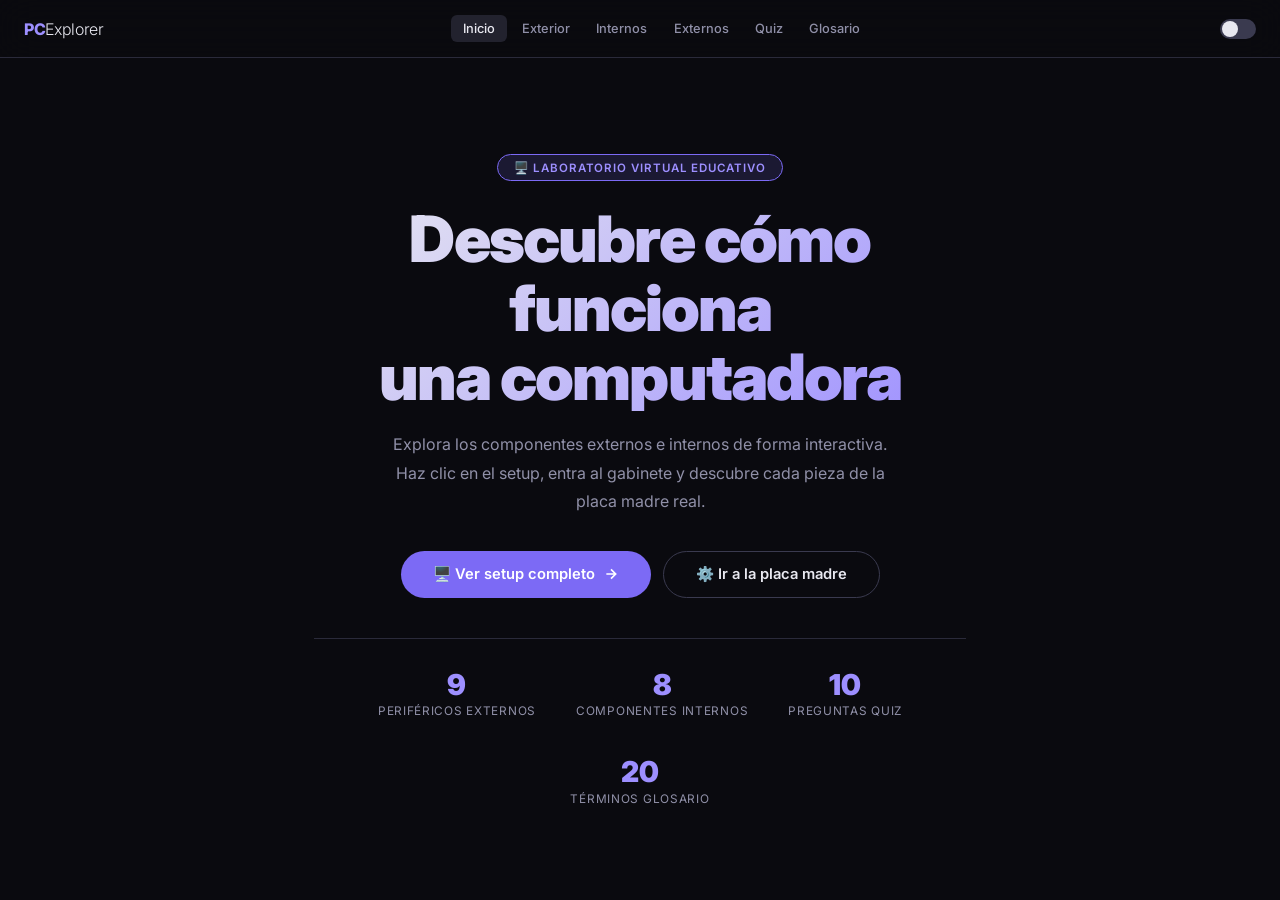
<file: index.html>
<!DOCTYPE html>
<html lang="es" data-theme="dark">
<head>
  <meta charset="UTF-8" />
  <meta name="viewport" content="width=device-width, initial-scale=1.0" />
  <title>PC Explorer — Laboratorio Virtual de Computación</title>
  <link rel="preconnect" href="https://fonts.googleapis.com" />
  <link href="https://fonts.googleapis.com/css2?family=Inter:wght@300;400;500;600;700;900&family=JetBrains+Mono:wght@400;600&display=swap" rel="stylesheet" />
  <link rel="stylesheet" href="css/estilos.css" />
</head>
<body>
<div id="pc-explorer">

  <!-- ══ NAVBAR ══════════════════════════════════ -->
  <nav class="pce-nav">
    <div class="pce-logo" onclick="pceGoTo('home')">PC<span>Explorer</span></div>

    <div class="pce-nav-links">
      <a id="pce-nav-home"     onclick="pceGoTo('home')"     class="active">Inicio</a>
      <a id="pce-nav-exterior" onclick="pceGoTo('exterior')">Exterior</a>
      <a id="pce-nav-internos" onclick="pceGoTo('internos')">Internos</a>
      <a id="pce-nav-externos" onclick="pceGoTo('externos')">Externos</a>
      <a id="pce-nav-quiz"     onclick="pceGoTo('quiz')">Quiz</a>
      <a id="pce-nav-glosario" onclick="pceGoTo('glosario')">Glosario</a>
    </div>

    <div class="pce-nav-right">
      <button class="pce-theme-btn" onclick="pceToggleTheme()" aria-label="Cambiar tema"></button>
    </div>
  </nav>

  <!-- ══ HOME ════════════════════════════════════ -->
  <section id="pce-home" class="pce-section active">
    <div class="pce-hero">
      <div class="pce-badge">🖥️ Laboratorio Virtual Educativo</div>
      <h1>Descubre cómo funciona<br/>una computadora</h1>
      <p>Explora los componentes externos e internos de forma interactiva. Haz clic en el setup, entra al gabinete y descubre cada pieza de la placa madre real.</p>

      <div class="pce-hero-btns">
        <button class="pce-cta" onclick="pceGoTo('exterior')">
          🖥️ Ver setup completo
          <svg viewBox="0 0 24 24" fill="none" stroke="currentColor" stroke-width="2.5"><path d="M5 12h14M12 5l7 7-7 7"/></svg>
        </button>
        <button class="pce-cta pce-cta-outline" onclick="pceGoTo('internos')">
          ⚙️ Ir a la placa madre
        </button>
      </div>

      <div class="pce-stats">
        <div class="pce-stat"><div class="pce-stat-num">9</div><div class="pce-stat-lbl">Periféricos externos</div></div>
        <div class="pce-stat"><div class="pce-stat-num">8</div><div class="pce-stat-lbl">Componentes internos</div></div>
        <div class="pce-stat"><div class="pce-stat-num">10</div><div class="pce-stat-lbl">Preguntas quiz</div></div>
        <div class="pce-stat"><div class="pce-stat-num">20</div><div class="pce-stat-lbl">Términos glosario</div></div>
      </div>
    </div>
  </section>

  <!-- ══ EXTERIOR — setup gaming con imagen real ══ -->
  <section id="pce-exterior" class="pce-section">
    <div class="pce-page-title">
      <h2>🖥️ Vista Exterior — Setup Completo</h2>
      <p>Haz clic sobre cada periférico para conocerlo · Haz clic en el Gabinete para ver los componentes internos</p>
    </div>
    <div class="pce-hint">
      <span class="pce-hint-dot"></span>
      Clic sobre los puntos pulsantes para explorar cada componente
    </div>

    <div class="pce-wrapper pce-wrapper--exterior">

      <!-- MAPA EXTERIOR -->
      <div class="pce-map-box pce-map-box--exterior">
        <div class="pce-board-wrap">
          <img
            src="imagenes/Ordenador.jpg"
            alt="Setup gaming completo con periféricos"
            class="pce-board-img"
          />

          <!-- AURICULARES — izq arriba -->
          <button class="pce-zone pce-zone--ext" id="pce-zone-ext-auriculares"
            style="left:10%; top:28%; width:8%; height:20%"
            onclick="pceShowExterno('auriculares')" aria-label="Auriculares">
            <span class="pce-zone-label">Auriculares</span>
            <span class="pce-zone-pulse"></span>
          </button>

          <!-- PARLANTE IZQ -->
          <button class="pce-zone pce-zone--ext" id="pce-zone-ext-parlante_izq"
            style="left:20%; top:50%; width:7%; height:18%"
            onclick="pceShowExterno('parlante')" aria-label="Parlante izquierdo">
            <span class="pce-zone-label">Parlante</span>
            <span class="pce-zone-pulse"></span>
          </button>

          <!-- IMPRESORA — izq abajo -->
          <button class="pce-zone pce-zone--ext" id="pce-zone-ext-impresora"
            style="left:8%; top:70%; width:10%; height:18%"
            onclick="pceShowExterno('impresora')" aria-label="Impresora">
            <span class="pce-zone-label">Impresora</span>
            <span class="pce-zone-pulse"></span>
          </button>

          <!-- WEBCAM — encima del monitor -->
          <button class="pce-zone pce-zone--ext" id="pce-zone-ext-webcam"
            style="left:44%; top:2%; width:8%; height:10%"
            onclick="pceShowExterno('webcam')" aria-label="Cámara Web">
            <span class="pce-zone-label">Webcam</span>
            <span class="pce-zone-pulse"></span>
          </button>

          <!-- MONITOR — centro -->
          <button class="pce-zone pce-zone--ext" id="pce-zone-ext-monitor"
            style="left:15%; top:8%; width:52%; height:22%"
            onclick="pceShowExterno('monitor')" aria-label="Monitor">
            <span class="pce-zone-label">Monitor</span>
            <span class="pce-zone-pulse"></span>
          </button>

          <!-- PARLANTE DER -->
          <button class="pce-zone pce-zone--ext" id="pce-zone-ext-parlante_der"
            style="left:62%; top:48%; width:7%; height:18%"
            onclick="pceShowExterno('parlante')" aria-label="Parlante derecho">
            <span class="pce-zone-label">Parlante</span>
            <span class="pce-zone-pulse"></span>
          </button>

          <!-- TECLADO -->
          <button class="pce-zone pce-zone--ext" id="pce-zone-ext-teclado"
            style="left:36%; top:72%; width:24%; height:14%"
            onclick="pceShowExterno('teclado')" aria-label="Teclado">
            <span class="pce-zone-label">Teclado</span>
            <span class="pce-zone-pulse"></span>
          </button>

          <!-- MOUSE -->
          <button class="pce-zone pce-zone--ext" id="pce-zone-ext-mouse"
            style="left:64%; top:68%; width:7%; height:14%"
            onclick="pceShowExterno('mouse')" aria-label="Mouse">
            <span class="pce-zone-label">Mouse</span>
            <span class="pce-zone-pulse"></span>
          </button>

          <!-- GABINETE — der, botón especial que va a internos -->
          <button class="pce-zone pce-zone--ext pce-zone--gabinete" id="pce-zone-ext-gabinete"
            style="left:72%; top:8%; width:26%; height:72%"
            onclick="pceEntrarGabinete()" aria-label="Gabinete PC Case">
            <span class="pce-zone-label">Gabinete<br/><small>🔍 Clic para abrir</small></span>
            <span class="pce-zone-pulse"></span>
          </button>

        </div>

        <!-- Leyenda exterior -->
        <div class="pce-legend">
          <button onclick="pceShowExterno('auriculares')"><span class="pce-ldot" style="background:#7c6af5"></span>Auriculares</button>
          <button onclick="pceShowExterno('parlante')">   <span class="pce-ldot" style="background:#06b6d4"></span>Parlantes</button>
          <button onclick="pceShowExterno('impresora')">  <span class="pce-ldot" style="background:#f59e0b"></span>Impresora</button>
          <button onclick="pceShowExterno('webcam')">     <span class="pce-ldot" style="background:#22c55e"></span>Webcam</button>
          <button onclick="pceShowExterno('monitor')">    <span class="pce-ldot" style="background:#06b6d4"></span>Monitor</button>
          <button onclick="pceShowExterno('teclado')">    <span class="pce-ldot" style="background:#ec4899"></span>Teclado</button>
          <button onclick="pceShowExterno('mouse')">      <span class="pce-ldot" style="background:#22c55e"></span>Mouse</button>
          <button onclick="pceEntrarGabinete()" class="pce-ldot-gabinete">
            <span class="pce-ldot" style="background:#f97316"></span>⚙️ Abrir Gabinete
          </button>
        </div>
      </div>

      <!-- PANEL INFO EXTERIOR -->
      <div class="pce-info-panel">
        <div id="pce-ext-info-empty" class="pce-info-empty">
          <div class="pce-info-empty-icon">
            <svg width="52" height="52" viewBox="0 0 24 24" fill="none" stroke="currentColor" stroke-width="1.2">
              <rect x="2" y="3" width="20" height="14" rx="2"/><path d="M8 21h8M12 17v4"/>
            </svg>
          </div>
          <p>Haz clic sobre<br/>un periférico</p>
          <small>o haz clic en el<br/><strong>Gabinete</strong> para ver<br/>los componentes internos</small>
        </div>
        <div id="pce-ext-info-body" class="pce-info-body"></div>
      </div>

    </div>
  </section>

  <!-- ══ INTERNOS — placa madre real ═════════════ -->
  <section id="pce-internos" class="pce-section">

    <div class="pce-page-title">
      <h2>⚙️ Componentes Internos</h2>
      <p>Haz clic sobre cualquier zona resaltada · MSI A68HM-E33 V2 con AMD A6-7400</p>
    </div>

    <!-- Botón volver al setup -->
    <button class="pce-btn-volver" onclick="pceGoTo('exterior')">
      ← Volver al setup exterior
    </button>

    <div class="pce-hint">
      <span class="pce-hint-dot"></span>
      Clic sobre las zonas iluminadas para conocer cada componente
    </div>

    <div class="pce-wrapper">

      <div class="pce-map-box">
        <div class="pce-board-wrap">
          <img
            src="imagenes/PLACA MADRE.png"
            alt="Placa madre MSI A68HM-E33 V2 con procesador AMD A6-7400"
            class="pce-board-img"
          />

          <!-- CPU -->
          <button class="pce-zone" id="pce-zone-cpu"
            style="left:28%; top:24%; width:20%; height:28%"
            onclick="pceShowInfo('cpu')" aria-label="Procesador CPU">
            <span class="pce-zone-label">CPU</span>
            <span class="pce-zone-pulse"></span>
          </button>

          <!-- RAM -->
          <button class="pce-zone" id="pce-zone-ram"
            style="left:10%; top:1%; width:56%; height:10%"
            onclick="pceShowInfo('ram')" aria-label="Memoria RAM DDR3">
            <span class="pce-zone-label">RAM DDR3</span>
            <span class="pce-zone-pulse"></span>
          </button>

          <!-- Chipset -->
          <button class="pce-zone" id="pce-zone-placa"
            style="left:44%; top:30%; width:20%; height:20%"
            onclick="pceShowInfo('placa')" aria-label="Chipset">
            <span class="pce-zone-label">Chipset</span>
            <span class="pce-zone-pulse"></span>
          </button>

          <!-- SATA -->
          <button class="pce-zone" id="pce-zone-sata"
            style="left:72%; top:2%; width:16%; height:32%"
            onclick="pceShowInfo('sata')" aria-label="Puertos SATA">
            <span class="pce-zone-label">SATA III</span>
            <span class="pce-zone-pulse"></span>
          </button>

          <!-- Batería CMOS -->
          <button class="pce-zone" id="pce-zone-bateria"
            style="left:68%; top:38%; width:12%; height:14%"
            onclick="pceShowInfo('bateria')" aria-label="Batería CMOS">
            <span class="pce-zone-label">CMOS</span>
            <span class="pce-zone-pulse"></span>
          </button>

          <!-- PCIe x16 -->
          <button class="pce-zone" id="pce-zone-pci"
            style="left:14%; top:62%; width:57%; height:10%"
            onclick="pceShowInfo('pci')" aria-label="Slot PCIe x16">
            <span class="pce-zone-label">PCIe x16 GPU</span>
            <span class="pce-zone-pulse"></span>
          </button>

          <!-- BIOS -->
          <button class="pce-zone" id="pce-zone-bios"
            style="left:40%; top:52%; width:12%; height:10%"
            onclick="pceShowInfo('bios')" aria-label="Chip BIOS">
            <span class="pce-zone-label">BIOS</span>
            <span class="pce-zone-pulse"></span>
          </button>

          <!-- Puertos I/O -->
          <button class="pce-zone" id="pce-zone-io"
            style="left:0%; top:72%; width:18%; height:28%"
            onclick="pceShowInfo('io')" aria-label="Panel I/O">
            <span class="pce-zone-label">Puertos I/O</span>
            <span class="pce-zone-pulse"></span>
          </button>

        </div>

        <!-- Leyenda internos -->
        <div class="pce-legend">
          <button onclick="pceShowInfo('cpu')">    <span class="pce-ldot" style="background:#7c6af5"></span>CPU</button>
          <button onclick="pceShowInfo('ram')">    <span class="pce-ldot" style="background:#06b6d4"></span>RAM</button>
          <button onclick="pceShowInfo('placa')">  <span class="pce-ldot" style="background:#22c55e"></span>Chipset</button>
          <button onclick="pceShowInfo('sata')">   <span class="pce-ldot" style="background:#06b6d4"></span>SATA</button>
          <button onclick="pceShowInfo('bateria')"><span class="pce-ldot" style="background:#f59e0b"></span>CMOS</button>
          <button onclick="pceShowInfo('pci')">    <span class="pce-ldot" style="background:#ec4899"></span>PCIe GPU</button>
          <button onclick="pceShowInfo('bios')">   <span class="pce-ldot" style="background:#7c6af5"></span>BIOS</button>
          <button onclick="pceShowInfo('io')">     <span class="pce-ldot" style="background:#f97316"></span>Puertos I/O</button>
        </div>
      </div>

      <!-- PANEL INFO INTERNOS -->
      <div class="pce-info-panel">
        <div id="pce-info-empty" class="pce-info-empty">
          <div class="pce-info-empty-icon">
            <svg width="52" height="52" viewBox="0 0 24 24" fill="none" stroke="currentColor" stroke-width="1.2">
              <path d="M9 3H5a2 2 0 0 0-2 2v4m6-6h10a2 2 0 0 1 2 2v4M9 3v18m0 0h10a2 2 0 0 0 2-2V9M9 21H5a2 2 0 0 1-2-2V9m0 0h18"/>
            </svg>
          </div>
          <p>Haz clic sobre<br/>un componente</p>
          <small>MSI A68HM-E33 V2<br/>AMD A6-7400 Series</small>
        </div>
        <div id="pce-info-body" class="pce-info-body"></div>
      </div>

    </div>
  </section>

  <!-- ══ EXTERNOS ═════════════════════════════════ -->
  <section id="pce-externos" class="pce-section">
    <div class="pce-sec-header">
      <h2>🖱️ Componentes Externos</h2>
      <p>Periféricos de entrada y salida que interactúan con la computadora</p>
    </div>
    <div class="pce-ext-grid" id="pce-externos-grid"></div>
  </section>

  <!-- ══ QUIZ ═════════════════════════════════════ -->
  <section id="pce-quiz" class="pce-section">
    <div class="pce-sec-header">
      <h2>🧠 Quiz Interactivo</h2>
      <p>10 preguntas aleatorias — pon a prueba tus conocimientos</p>
    </div>
    <div class="pce-quiz-wrap" id="pce-quiz-area"></div>
  </section>

  <!-- ══ GLOSARIO ══════════════════════════════════ -->
  <section id="pce-glosario" class="pce-section">
    <div class="pce-sec-header">
      <h2>📖 Glosario Interactivo</h2>
      <p>Busca cualquier término de informática</p>
    </div>
    <div class="pce-search-wrap">
      <svg width="18" height="18" viewBox="0 0 24 24" fill="none" stroke="currentColor" stroke-width="2">
        <circle cx="11" cy="11" r="8"/><path d="m21 21-4.35-4.35"/>
      </svg>
      <input class="pce-search" id="pce-glosario-input" type="text"
        placeholder="Escribe: CPU, RAM, SATA, BIOS..."
        autocomplete="off" oninput="pceFilterGlosario(this.value)" />
    </div>
    <div class="pce-glosario-grid" id="pce-glosario-grid"></div>
  </section>

  <!-- ══ MODAL CERTIFICADO ════════════════════════ -->
  <div class="pce-modal-overlay" id="pce-modal" onclick="pceCertOverlay(event)">
    <div class="pce-modal">
      <canvas id="pce-cert-canvas" width="580" height="360"></canvas>
      <div class="pce-modal-footer">
        <button class="pce-dl-btn"    onclick="pceDownloadCert()">⬇️ Descargar certificado</button>
        <button class="pce-close-btn" onclick="pceCloseCert()">Cerrar</button>
      </div>
    </div>
  </div>

  <!-- ══ TRANSICIÓN GABINETE ══════════════════════ -->
  <div id="pce-transition" class="pce-transition">
    <div class="pce-transition-content">
      <div class="pce-transition-icon">⚙️</div>
      <p>Abriendo gabinete...</p>
      <div class="pce-transition-bar"><div class="pce-transition-fill"></div></div>
    </div>
  </div>

</div><!-- /pc-explorer -->

<script src="js/explorer.js"></script>
</body>
</html>
</file>
<file: css/estilos.css>
/* ════════════════════════════════════════════════════
   PC EXPLORER — css/estilos.css  (v2)
   Laboratorio Virtual · MSI A68HM-E33 V2 + AMD A6-7400
════════════════════════════════════════════════════ */

@import url('https://fonts.googleapis.com/css2?family=Inter:wght@300;400;500;600;700;900&family=JetBrains+Mono:wght@400;600&display=swap');

/* ══ VARIABLES ═══════════════════════════════════ */
:root {
  --bg:          #0a0a0f;
  --bg2:         #111118;
  --bg3:         #1a1a24;
  --bg4:         #22222e;
  --border:      #2a2a3a;
  --border2:     #3a3a4f;
  --text:        #e8e8f0;
  --text2:       #9090a8;
  --accent:      #7c6af5;
  --accent2:     #9d8fff;
  --accent-glow: rgba(124,106,245,.15);
  --green:       #22c55e;
  --red:         #ef4444;
  --amber:       #f59e0b;
  --cyan:        #06b6d4;
  --pink:        #ec4899;
  --orange:      #f97316;
  --radius:      12px;
  --radius-sm:   8px;
  --trans:       0.2s ease;
  --shadow:      0 4px 24px rgba(0,0,0,.45);
}
[data-theme="light"] {
  --bg:          #f0f0f8;
  --bg2:         #ffffff;
  --bg3:         #f4f4fc;
  --bg4:         #e8e8f4;
  --border:      #d0d0e0;
  --border2:     #b0b0c8;
  --text:        #1a1a2e;
  --text2:       #4a4a6a;
  --accent:      #5b4de0;
  --accent2:     #7c6af5;
  --accent-glow: rgba(91,77,224,.1);
  --shadow:      0 4px 24px rgba(0,0,0,.1);
}

/* ══ RESET ═══════════════════════════════════════ */
*, *::before, *::after { box-sizing: border-box; margin: 0; padding: 0; }
html { scroll-behavior: smooth; }

#pc-explorer {
  font-family: 'Inter', sans-serif;
  background: var(--bg);
  color: var(--text);
  min-height: 100vh;
  overflow-x: hidden;
  transition: background var(--trans), color var(--trans);
}

/* ══ SECCIONES ═══════════════════════════════════ */
.pce-section { display: none; max-width: 1100px; margin: 0 auto; padding: 2rem 1.5rem; }
.pce-section.active { display: block; }
.pce-sec-header { margin-bottom: 1.8rem; }
.pce-sec-header h2 { font-size: 1.55rem; font-weight: 800; margin-bottom: 0.35rem; }
.pce-sec-header p  { color: var(--text2); font-size: 0.9rem; }
.pce-page-title { text-align: center; margin-bottom: 0.5rem; }
.pce-page-title h2 { font-size: 1.6rem; font-weight: 800; }
.pce-page-title p  { color: var(--text2); margin-top: 0.4rem; font-size: 0.9rem; }

/* ══ NAVBAR ══════════════════════════════════════ */
.pce-nav {
  position: sticky; top: 0; z-index: 200;
  height: 58px; padding: 0 1.5rem;
  display: flex; align-items: center; justify-content: space-between; gap: 1rem;
  background: rgba(10,10,15,.9);
  backdrop-filter: blur(18px); -webkit-backdrop-filter: blur(18px);
  border-bottom: 1px solid var(--border);
  transition: background var(--trans);
}
[data-theme="light"] .pce-nav { background: rgba(240,240,248,.9); }

.pce-logo {
  font-size: 1rem; font-weight: 800; color: var(--accent2);
  letter-spacing: -0.02em; cursor: pointer; white-space: nowrap;
  flex-shrink: 0; user-select: none;
}
.pce-logo span { color: var(--text); font-weight: 300; }

.pce-nav-links {
  display: flex; gap: 0.15rem; flex: 1;
  justify-content: center; overflow-x: auto; scrollbar-width: none;
}
.pce-nav-links::-webkit-scrollbar { display: none; }
.pce-nav-links a {
  padding: 0.38rem 0.75rem; border-radius: 6px;
  font-size: 0.8rem; font-weight: 500; color: var(--text2);
  cursor: pointer; white-space: nowrap; border: none;
  background: none; font-family: inherit;
  transition: background var(--trans), color var(--trans);
}
.pce-nav-links a:hover,
.pce-nav-links a.active { background: var(--bg4); color: var(--text); }

.pce-nav-right { display: flex; align-items: center; flex-shrink: 0; }
.pce-theme-btn {
  width: 36px; height: 20px; border-radius: 10px;
  background: var(--border2); border: none; cursor: pointer;
  position: relative; transition: background 0.3s;
}
.pce-theme-btn::after {
  content: ''; position: absolute; top: 2px; left: 2px;
  width: 16px; height: 16px; border-radius: 50%;
  background: var(--text); transition: transform 0.3s, background 0.3s;
}
[data-theme="light"] .pce-theme-btn { background: var(--accent); }
[data-theme="light"] .pce-theme-btn::after { transform: translateX(16px); background: white; }

/* ══ HERO ════════════════════════════════════════ */
.pce-hero {
  text-align: center; padding: 4rem 1.5rem 3.5rem;
  max-width: 700px; margin: 0 auto;
}
.pce-badge {
  display: inline-block; padding: 0.35rem 1rem;
  background: var(--accent-glow); border: 1px solid var(--accent);
  border-radius: 99px; font-size: 0.72rem; font-weight: 600;
  color: var(--accent2); letter-spacing: 0.08em;
  text-transform: uppercase; margin-bottom: 1.4rem;
}
.pce-hero h1 {
  font-size: clamp(2rem, 5vw, 4rem); font-weight: 900;
  line-height: 1.08; letter-spacing: -0.03em;
  background: linear-gradient(135deg, var(--text) 0%, var(--accent2) 100%);
  -webkit-background-clip: text; -webkit-text-fill-color: transparent;
  background-clip: text; margin-bottom: 1.2rem;
}
.pce-hero > p {
  font-size: 1rem; color: var(--text2);
  max-width: 520px; margin: 0 auto 2.2rem; line-height: 1.78;
}

/* Botones hero */
.pce-hero-btns { display: flex; gap: 0.75rem; justify-content: center; flex-wrap: wrap; }
.pce-cta {
  display: inline-flex; align-items: center; gap: 0.5rem;
  background: var(--accent); color: white;
  padding: 0.85rem 2rem; border-radius: 99px;
  font-weight: 600; font-size: 0.92rem; cursor: pointer;
  border: none; font-family: inherit;
  transition: background var(--trans), transform var(--trans);
}
.pce-cta:hover { background: var(--accent2); transform: translateY(-2px); }
.pce-cta svg  { width: 16px; height: 16px; }
.pce-cta-outline {
  background: transparent;
  border: 1.5px solid var(--border2);
  color: var(--text);
}
.pce-cta-outline:hover { background: var(--bg3); }

.pce-stats {
  display: flex; justify-content: center; gap: 2.5rem; flex-wrap: wrap;
  margin-top: 2.5rem; padding-top: 2rem; border-top: 1px solid var(--border);
}
.pce-stat       { text-align: center; }
.pce-stat-num   { font-size: 1.8rem; font-weight: 900; color: var(--accent2); line-height: 1; }
.pce-stat-lbl   { font-size: 0.74rem; color: var(--text2); text-transform: uppercase; letter-spacing: 0.06em; margin-top: 0.3rem; }

/* ══ HINT BAR ════════════════════════════════════ */
.pce-hint {
  display: flex; align-items: center; justify-content: center;
  gap: 0.55rem; font-size: 0.8rem; color: var(--accent2);
  margin: 0.75rem 0 1.4rem;
}
.pce-hint-dot {
  width: 6px; height: 6px; border-radius: 50%;
  background: var(--accent); flex-shrink: 0;
  animation: pce-pulse 2s infinite;
}
@keyframes pce-pulse {
  0%,100% { opacity: 1; transform: scale(1); }
  50%      { opacity: 0.4; transform: scale(1.4); }
}

/* ══ BOTÓN VOLVER ════════════════════════════════ */
.pce-btn-volver {
  display: inline-flex; align-items: center; gap: 0.4rem;
  background: var(--bg3); border: 1px solid var(--border2);
  color: var(--text2); padding: 0.45rem 1rem;
  border-radius: 99px; font-size: 0.8rem; font-weight: 600;
  cursor: pointer; font-family: inherit; margin-bottom: 1rem;
  transition: color var(--trans), border-color var(--trans);
}
.pce-btn-volver:hover { color: var(--text); border-color: var(--accent); }

/* ══ LAYOUT EXPLORADOR ═══════════════════════════ */
.pce-wrapper {
  display: grid;
  grid-template-columns: 1fr 355px;
  gap: 1.5rem;
  align-items: start;
}
.pce-wrapper--exterior { grid-template-columns: 1fr 340px; }

/* ── Caja imagen ── */
.pce-map-box {
  background: var(--bg2); border: 1px solid var(--border);
  border-radius: var(--radius); padding: 1.2rem; overflow: hidden;
}
.pce-map-box--exterior { padding: 0.8rem; }

.pce-board-wrap {
  position: relative; border-radius: var(--radius-sm);
  overflow: hidden; line-height: 0; background: #000;
}
.pce-board-img {
  width: 100%; height: auto; display: block;
  border-radius: var(--radius-sm); object-fit: cover;
  filter: brightness(0.88) contrast(1.06) saturate(0.9);
  transition: filter 0.3s;
}
[data-theme="light"] .pce-board-img { filter: brightness(0.95) contrast(1.02); }

/* Imagen exterior con más brillo para que se vean los hotspots */
.pce-map-box--exterior .pce-board-img {
  filter: brightness(0.82) contrast(1.08) saturate(0.88);
}

/* ── HOTSPOTS ── */
.pce-zone {
  position: absolute; background: transparent;
  border: 2px solid transparent; border-radius: var(--radius-sm);
  cursor: pointer;
  transition: background var(--trans), border-color var(--trans);
  display: flex; align-items: flex-start; justify-content: flex-start;
  padding: 5px 7px;
}
.pce-zone:hover,
.pce-zone.active {
  background: rgba(124,106,245,.2);
  border-color: var(--accent2);
  box-shadow: 0 0 0 3px rgba(124,106,245,.12);
}
.pce-zone-label {
  font-size: 0.58rem; font-weight: 800; color: #fff;
  background: rgba(124,106,245,.86);
  padding: 2px 7px; border-radius: 4px;
  letter-spacing: 0.05em; text-transform: uppercase;
  opacity: 0; transition: opacity 0.18s;
  pointer-events: none; white-space: nowrap;
  line-height: 1.6; position: relative; z-index: 2;
}
.pce-zone:hover .pce-zone-label,
.pce-zone.active .pce-zone-label { opacity: 1; }

.pce-zone-pulse {
  position: absolute; top: 50%; left: 50%;
  transform: translate(-50%,-50%);
  width: 11px; height: 11px; border-radius: 50%;
  background: var(--accent); pointer-events: none;
  animation: pce-zone-beat 2.6s infinite; z-index: 1;
}
@keyframes pce-zone-beat {
  0%   { box-shadow: 0 0 0 0   rgba(124,106,245,.75); opacity: 1; }
  65%  { box-shadow: 0 0 0 14px rgba(124,106,245,0);  opacity: 0.6; }
  100% { box-shadow: 0 0 0 0   rgba(124,106,245,0);   opacity: 0; }
}
.pce-zone:hover .pce-zone-pulse,
.pce-zone.active .pce-zone-pulse { animation: none; opacity: 0; }

/* Zona exterior */
.pce-zone--ext .pce-zone-label { background: rgba(6,182,212,.88); }
.pce-zone--ext:hover,
.pce-zone--ext.active {
  background: rgba(6,182,212,.18);
  border-color: var(--cyan);
  box-shadow: 0 0 0 3px rgba(6,182,212,.12);
}
.pce-zone--ext .pce-zone-pulse { background: var(--cyan); }
@keyframes pce-zone-beat-cyan {
  0%   { box-shadow: 0 0 0 0   rgba(6,182,212,.75); opacity: 1; }
  65%  { box-shadow: 0 0 0 14px rgba(6,182,212,0);  opacity: 0.6; }
  100% { box-shadow: 0 0 0 0   rgba(6,182,212,0);   opacity: 0; }
}
.pce-zone--ext .pce-zone-pulse { animation: pce-zone-beat-cyan 2.6s infinite; }

/* Zona gabinete — destacada en naranja */
.pce-zone--gabinete .pce-zone-label {
  background: rgba(249,115,22,.9);
  font-size: 0.65rem; padding: 4px 10px; line-height: 1.7;
}
.pce-zone--gabinete:hover,
.pce-zone--gabinete.active {
  background: rgba(249,115,22,.18);
  border-color: var(--orange);
  border-width: 2.5px;
  box-shadow: 0 0 0 4px rgba(249,115,22,.15);
}
.pce-zone--gabinete .pce-zone-pulse {
  background: var(--orange); width: 14px; height: 14px;
  animation: pce-zone-beat-orange 2s infinite;
}
@keyframes pce-zone-beat-orange {
  0%   { box-shadow: 0 0 0 0   rgba(249,115,22,.8); opacity: 1; }
  65%  { box-shadow: 0 0 0 18px rgba(249,115,22,0); opacity: 0.6; }
  100% { box-shadow: 0 0 0 0   rgba(249,115,22,0);  opacity: 0; }
}

/* ── Leyenda ── */
.pce-legend {
  display: flex; flex-wrap: wrap; gap: 0.4rem 0.85rem;
  margin-top: 1rem; padding-top: 0.85rem; border-top: 1px solid var(--border);
}
.pce-legend button {
  display: flex; align-items: center; gap: 0.4rem;
  font-size: 0.76rem; color: var(--text2);
  background: none; border: none; cursor: pointer;
  font-family: inherit; transition: color var(--trans); padding: 0;
}
.pce-legend button:hover { color: var(--text); }
.pce-ldot { width: 8px; height: 8px; border-radius: 50%; flex-shrink: 0; }
.pce-ldot-gabinete {
  background: rgba(249,115,22,.12) !important;
  border: 1px solid var(--orange) !important;
  padding: 3px 10px !important; border-radius: 99px !important;
  color: var(--orange) !important; font-weight: 700 !important;
}
.pce-ldot-gabinete:hover { background: rgba(249,115,22,.22) !important; }

/* ══ PANEL DE INFORMACIÓN ════════════════════════ */
.pce-info-panel {
  background: var(--bg2); border: 1px solid var(--border);
  border-radius: var(--radius); padding: 1.5rem;
  min-height: 440px; position: sticky; top: 75px;
}
.pce-info-empty {
  display: flex; flex-direction: column; align-items: center;
  justify-content: center; height: 390px; gap: 1rem;
  text-align: center; color: var(--text2);
}
.pce-info-empty-icon { opacity: 0.22; }
.pce-info-empty p    { font-size: 0.95rem; line-height: 1.65; }
.pce-info-empty small { font-size: 0.74rem; opacity: 0.65; line-height: 1.65; }

.pce-info-body         { display: none; }
.pce-info-body.visible { display: block; }

.pce-info-tag {
  display: inline-block; padding: 0.24rem 0.7rem;
  border-radius: 99px; font-size: 0.7rem; font-weight: 700;
  text-transform: uppercase; letter-spacing: 0.07em; margin-bottom: 0.75rem;
}
.pce-info-title { font-size: 1.3rem; font-weight: 800; margin-bottom: 0.55rem; line-height: 1.25; }
.pce-info-desc  { color: var(--text2); font-size: 0.87rem; line-height: 1.78; margin-bottom: 1.2rem; }

.pce-info-list { list-style: none; margin-bottom: 1.2rem; }
.pce-info-list li {
  display: flex; align-items: flex-start; gap: 0.6rem;
  font-size: 0.85rem; color: var(--text2);
  padding: 0.38rem 0; border-bottom: 1px solid var(--border); line-height: 1.55;
}
.pce-info-list li:last-child { border: none; }
.pce-info-list li::before { content: '✓'; color: var(--green); font-weight: 700; flex-shrink: 0; margin-top: 1px; }

.pce-info-fact {
  background: var(--bg3); border: 1px solid var(--border);
  border-radius: var(--radius-sm); padding: 0.85rem 1rem;
  font-size: 0.82rem; color: var(--text2); line-height: 1.65;
}
.pce-info-fact strong {
  display: block; color: var(--amber);
  font-size: 0.7rem; text-transform: uppercase;
  letter-spacing: 0.07em; margin-bottom: 0.35rem;
}

/* ══ COMPONENTES EXTERNOS (grilla) ══════════════ */
.pce-ext-grid {
  display: grid;
  grid-template-columns: repeat(auto-fill, minmax(240px, 1fr));
  gap: 1rem;
}
.pce-ext-card {
  background: var(--bg2); border: 1px solid var(--border);
  border-radius: var(--radius); padding: 1.2rem 1.4rem;
  transition: border-color var(--trans), transform var(--trans), box-shadow var(--trans);
}
.pce-ext-card:hover { border-color: var(--border2); transform: translateY(-3px); box-shadow: var(--shadow); }
.pce-ext-icon  { font-size: 2rem; margin-bottom: 0.7rem; }
.pce-ext-head  { display: flex; align-items: center; gap: 0.5rem; margin-bottom: 0.5rem; }
.pce-ext-head h3 { font-size: 0.95rem; font-weight: 700; }
.pce-ext-tipo { font-size: 0.67rem; padding: 0.18rem 0.5rem; border-radius: 99px; font-weight: 600; }
.pce-ext-card p { font-size: 0.83rem; color: var(--text2); line-height: 1.62; }

/* ══ QUIZ ════════════════════════════════════════ */
.pce-quiz-wrap { max-width: 680px; margin: 0 auto; }
.pce-progress-bg  { background: var(--bg3); border-radius: 99px; height: 5px; margin-bottom: 1.75rem; }
.pce-progress-bar { height: 5px; border-radius: 99px; background: var(--accent); transition: width 0.4s; }
.pce-quiz-num { font-size: 0.78rem; color: var(--text2); margin-bottom: 0.6rem; }
.pce-quiz-q   { font-size: 1.1rem; font-weight: 700; margin-bottom: 1.25rem; line-height: 1.48; }
.pce-quiz-opts { display: flex; flex-direction: column; gap: 0.65rem; margin-bottom: 1.2rem; }
.pce-opt {
  background: var(--bg2); border: 1.5px solid var(--border);
  border-radius: var(--radius-sm); padding: 0.85rem 1.1rem;
  cursor: pointer; font-size: 0.9rem;
  display: flex; align-items: center; gap: 0.7rem;
  transition: border-color var(--trans), background var(--trans);
  font-family: inherit; color: var(--text); text-align: left;
}
.pce-opt:hover    { border-color: var(--accent); background: var(--accent-glow); }
.pce-opt.correct  { border-color: var(--green); background: rgba(34,197,94,.1); color: var(--green); }
.pce-opt.wrong    { border-color: var(--red);   background: rgba(239,68,68,.1); color: var(--red); }
.pce-opt.disabled { pointer-events: none; }
.pce-opt-letter {
  width: 28px; height: 28px; border-radius: 6px; background: var(--bg4);
  display: flex; align-items: center; justify-content: center;
  font-size: 0.75rem; font-weight: 700; color: var(--text2); flex-shrink: 0;
}
.pce-feedback {
  padding: 0.8rem 1rem; border-radius: var(--radius-sm);
  font-size: 0.86rem; line-height: 1.55; margin-bottom: 1.1rem; display: none;
}
.pce-feedback.show { display: block; }
.pce-feedback.ok  { background: rgba(34,197,94,.1);  border: 1px solid var(--green); color: var(--green); }
.pce-feedback.err { background: rgba(239,68,68,.1);  border: 1px solid var(--red);   color: var(--red); }
.pce-next-btn {
  background: var(--accent); color: white;
  padding: 0.7rem 1.8rem; border: none; border-radius: 99px;
  font-weight: 600; cursor: pointer; font-family: inherit; font-size: 0.9rem;
  transition: background var(--trans); display: none;
}
.pce-next-btn:hover { background: var(--accent2); }
.pce-next-btn.show  { display: inline-block; }
.pce-result { text-align: center; padding: 3rem 1rem; }
.pce-score-ring {
  width: 130px; height: 130px; border-radius: 50%;
  border: 4px solid var(--accent);
  display: flex; flex-direction: column; align-items: center;
  justify-content: center; margin: 0 auto 1.5rem;
}
.pce-score-num   { font-size: 2.7rem; font-weight: 900; color: var(--accent2); line-height: 1; }
.pce-score-total { font-size: 0.84rem; color: var(--text2); }
.pce-result h2 { font-size: 1.5rem; font-weight: 800; margin-bottom: 0.5rem; }
.pce-result p  { color: var(--text2); margin-bottom: 1.8rem; font-size: 0.95rem; }
.pce-btn-cert {
  background: var(--accent); color: white;
  padding: 0.72rem 1.8rem; border: none; border-radius: 99px;
  font-weight: 600; cursor: pointer; font-size: 0.9rem;
  margin-right: 0.6rem; font-family: inherit;
  transition: background var(--trans);
}
.pce-btn-cert:hover { background: var(--accent2); }
.pce-btn-retry {
  background: var(--bg3); color: var(--text);
  padding: 0.72rem 1.8rem; border: 1px solid var(--border2);
  border-radius: 99px; font-weight: 600; cursor: pointer;
  font-size: 0.9rem; font-family: inherit;
  transition: background var(--trans);
}
.pce-btn-retry:hover { background: var(--bg4); }

/* ══ GLOSARIO ════════════════════════════════════ */
.pce-search-wrap { position: relative; margin-bottom: 1.75rem; }
.pce-search-wrap svg { position: absolute; left: 1rem; top: 50%; transform: translateY(-50%); color: var(--text2); pointer-events: none; }
.pce-search {
  width: 100%; padding: 0.9rem 1rem 0.9rem 3rem;
  background: var(--bg2); border: 1.5px solid var(--border);
  border-radius: var(--radius); color: var(--text);
  font-size: 0.95rem; font-family: 'Inter', sans-serif;
  outline: none; transition: border-color var(--trans);
}
.pce-search:focus { border-color: var(--accent); }
.pce-search::placeholder { color: var(--text2); }
.pce-glosario-grid { display: grid; grid-template-columns: repeat(auto-fill, minmax(255px, 1fr)); gap: 1rem; }
.pce-glosario-card {
  background: var(--bg2); border: 1px solid var(--border);
  border-radius: var(--radius); padding: 1.1rem 1.25rem;
  transition: border-color var(--trans), transform var(--trans);
}
.pce-glosario-card:hover { border-color: var(--accent); transform: translateY(-2px); }
.pce-glosario-card h3 { font-family: 'JetBrains Mono', monospace; font-size: 0.88rem; font-weight: 600; color: var(--accent2); margin-bottom: 0.45rem; }
.pce-glosario-card p  { font-size: 0.82rem; color: var(--text2); line-height: 1.65; }
.pce-no-results { text-align: center; padding: 3rem; color: var(--text2); }

/* ══ MODAL CERTIFICADO ═══════════════════════════ */
.pce-modal-overlay {
  position: fixed; inset: 0; background: rgba(0,0,0,.74);
  display: none; align-items: center; justify-content: center;
  z-index: 9999; backdrop-filter: blur(6px); padding: 1rem;
}
.pce-modal-overlay.show { display: flex; }
.pce-modal {
  background: var(--bg2); border: 1px solid var(--border);
  border-radius: 16px; overflow: hidden;
  max-width: 590px; width: 100%; box-shadow: var(--shadow);
}
#pce-cert-canvas { display: block; width: 100%; height: auto; }
.pce-modal-footer {
  padding: 0.9rem 1.25rem; display: flex; gap: 0.6rem;
  flex-wrap: wrap; border-top: 1px solid var(--border);
}
.pce-dl-btn {
  background: var(--accent); color: white;
  padding: 0.6rem 1.5rem; border: none; border-radius: 99px;
  font-weight: 600; cursor: pointer; font-size: 0.86rem;
  font-family: inherit; transition: background var(--trans);
}
.pce-dl-btn:hover { background: var(--accent2); }
.pce-close-btn {
  background: var(--bg3); color: var(--text);
  padding: 0.6rem 1.5rem; border: 1px solid var(--border2);
  border-radius: 99px; font-weight: 600; cursor: pointer;
  font-size: 0.86rem; font-family: inherit; transition: background var(--trans);
}
.pce-close-btn:hover { background: var(--bg4); }

/* ══ TRANSICIÓN GABINETE ═════════════════════════ */
.pce-transition {
  position: fixed; inset: 0;
  background: #000;
  display: none; align-items: center; justify-content: center;
  z-index: 88888; flex-direction: column;
}
.pce-transition.show { display: flex; }
.pce-transition-content { text-align: center; color: white; }
.pce-transition-icon { font-size: 4rem; animation: pce-spin 1s linear infinite; margin-bottom: 1.2rem; }
@keyframes pce-spin { to { transform: rotate(360deg); } }
.pce-transition-content p { font-size: 1rem; color: rgba(255,255,255,.7); margin-bottom: 1.5rem; }
.pce-transition-bar { width: 260px; height: 4px; background: rgba(255,255,255,.15); border-radius: 99px; overflow: hidden; }
.pce-transition-fill { height: 100%; background: var(--accent2); border-radius: 99px; animation: pce-load 1.2s ease forwards; }
@keyframes pce-load { from { width: 0; } to { width: 100%; } }

/* ══ RESPONSIVE ══════════════════════════════════ */
@media (max-width: 900px) {
  .pce-wrapper,
  .pce-wrapper--exterior { grid-template-columns: 1fr; }
  .pce-info-panel        { position: static; min-height: auto; }
}
@media (max-width: 640px) {
  .pce-nav         { padding: 0 0.9rem; }
  .pce-nav-links a { padding: 0.3rem 0.45rem; font-size: 0.72rem; }
  .pce-section     { padding: 1rem; }
  .pce-hero        { padding: 2.5rem 1rem; }
  .pce-hero h1     { font-size: 1.8rem; }
  .pce-stats       { gap: 1.4rem; }
  .pce-hero-btns   { flex-direction: column; align-items: center; }
}
@media (max-width: 420px) {
  .pce-hero h1       { font-size: 1.5rem; }
  .pce-nav-links a   { font-size: 0.65rem; padding: 0.28rem 0.35rem; }
  .pce-glosario-grid { grid-template-columns: 1fr; }
  .pce-ext-grid      { grid-template-columns: 1fr; }
}
</file>
